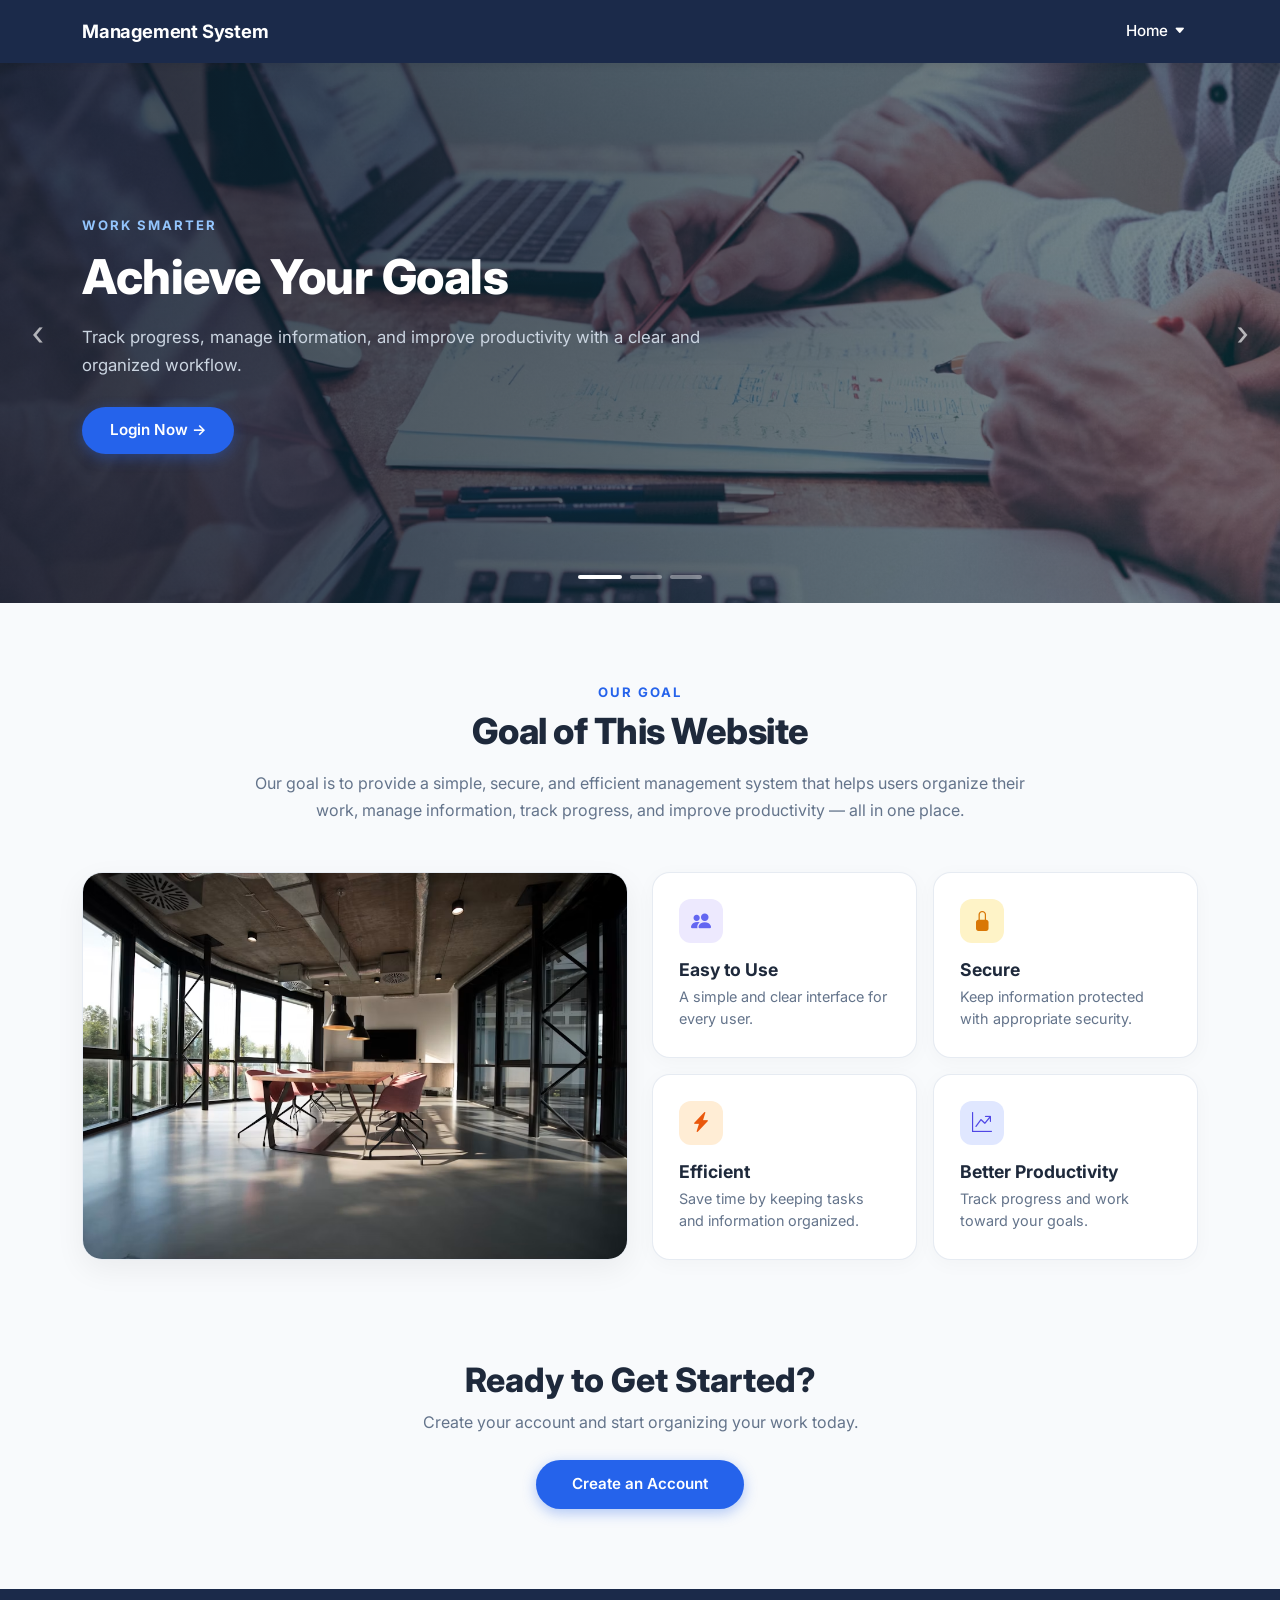
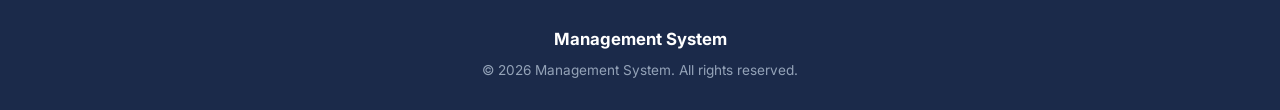
<file: index.html>
<!DOCTYPE html>
<html lang="en">
<head>
  <meta charset="UTF-8">
  <meta name="viewport" content="width=device-width, initial-scale=1.0">
  <meta name="description" content="Management System - Simplify your work, stay organized, and achieve more with our easy-to-use platform.">
  <title>Management System - Home</title>
  
  <!-- Bootstrap 5 CSS CDN -->
  <link href="https://cdn.jsdelivr.net/npm/bootstrap@5.3.3/dist/css/bootstrap.min.css" rel="stylesheet">
  <!-- Bootstrap Icons CDN -->
  <link href="https://cdn.jsdelivr.net/npm/bootstrap-icons@1.11.3/font/bootstrap-icons.min.css" rel="stylesheet">
  
  <!-- Custom Styles -->
  <link rel="stylesheet" href="style.css">
</head>
<body>

  <!-- GLOBAL NAVIGATION BAR -->
  <header class="navbar-custom">
    <div class="container d-flex justify-content-between align-items-center">
      <a href="index.html" class="navbar-brand">Management System</a>

      <div class="nav-dropdown-wrapper">
        <button type="button" class="nav-dropdown-btn" id="navDropdownBtn" aria-expanded="false" aria-haspopup="true">
          Home <i class="bi bi-caret-down-fill" style="font-size: 0.72rem;"></i>
        </button>
        <div class="nav-dropdown-menu" id="navDropdownMenu">
          <a class="nav-dropdown-item" href="login.html">Login</a>
          <a class="nav-dropdown-item" href="#">Sign Up</a>
          <a class="nav-dropdown-item" href="#">Help</a>
        </div>
      </div>
    </div>
  </header>

  <!-- HERO CAROUSEL SECTION -->
  <section class="hero-carousel-section" aria-label="Hero Carousel">
    <!-- Slide 1 -->
    <div class="hero-slide active" style="background-image: url('photo-1454165804606-c3d57bc86b40.avif');">
      <div class="hero-overlay"></div>
      <div class="container">
        <div class="hero-content">
          <span class="hero-tag">WORK SMARTER</span>
          <h1 class="hero-title">Achieve Your Goals</h1>
          <p class="hero-desc">Track progress, manage information, and improve productivity with a clear and organized workflow.</p>
          <a href="login.html" class="btn-hero">Login Now &rarr;</a>
        </div>
      </div>
    </div>

    <!-- Slide 2 -->
    <div class="hero-slide" style="background-image: url('photo-1521737711867-e3b97375f902.avif');">
      <div class="hero-overlay"></div>
      <div class="container">
        <div class="hero-content">
          <span class="hero-tag">WORK TOGETHER</span>
          <h2 class="hero-title">Better Team Collaboration</h2>
          <p class="hero-desc">Keep your team connected, organize responsibilities, and manage tasks in one convenient place.</p>
          <a href="#" class="btn-hero">Join Us &rarr;</a>
        </div>
      </div>
    </div>

    <!-- Slide 3 -->
    <div class="hero-slide" style="background-image: url('photo-1497366754035-f200968a6e72.avif');">
      <div class="hero-overlay"></div>
      <div class="container">
        <div class="hero-content">
          <span class="hero-tag">WELCOME TO OUR PLATFORM</span>
          <h2 class="hero-title">Management Made Simple</h2>
          <p class="hero-desc">Simplify your work, stay organized, and achieve more with our easy-to-use management system.</p>
          <a href="#" class="btn-hero">Get Started &rarr;</a>
        </div>
      </div>
    </div>

    <!-- Carousel Controls -->
    <button class="carousel-nav-btn carousel-prev" aria-label="Previous Slide">&lsaquo;</button>
    <button class="carousel-nav-btn carousel-next" aria-label="Next Slide">&rsaquo;</button>

    <!-- Carousel Indicators -->
    <div class="carousel-indicators-bar">
      <span class="indicator-dot active" data-slide-to="0"></span>
      <span class="indicator-dot" data-slide-to="1"></span>
      <span class="indicator-dot" data-slide-to="2"></span>
    </div>
  </section>

  <!-- OUR GOAL SECTION -->
  <section class="our-goal-section">
    <div class="container">
      <div class="text-center mb-5">
        <div class="section-tag">OUR GOAL</div>
        <h2 class="section-title">Goal of This Website</h2>
        <p class="section-desc">
          Our goal is to provide a simple, secure, and efficient management system that helps users organize their work, manage information, track progress, and improve productivity &mdash; all in one place.
        </p>
      </div>

      <div class="row g-4 align-items-stretch">
        <!-- Left Column: Image -->
        <div class="col-lg-6">
          <div class="goal-image-card">
            <img src="photo-1497366811353-6870744d04b2.avif" alt="Modern meeting room" loading="lazy">
          </div>
        </div>

        <!-- Right Column: 2x2 Feature Cards -->
        <div class="col-lg-6">
          <div class="row g-3 h-100">
            <!-- Feature 1 -->
            <div class="col-sm-6">
              <div class="feature-card">
                <div class="feature-icon-box feature-icon-purple">
                  <i class="bi bi-people-fill"></i>
                </div>
                <h3 class="feature-title">Easy to Use</h3>
                <p class="feature-desc">A simple and clear interface for every user.</p>
              </div>
            </div>

            <!-- Feature 2 -->
            <div class="col-sm-6">
              <div class="feature-card">
                <div class="feature-icon-box feature-icon-amber">
                  <i class="bi bi-lock-fill"></i>
                </div>
                <h3 class="feature-title">Secure</h3>
                <p class="feature-desc">Keep information protected with appropriate security.</p>
              </div>
            </div>

            <!-- Feature 3 -->
            <div class="col-sm-6">
              <div class="feature-card">
                <div class="feature-icon-box feature-icon-orange">
                  <i class="bi bi-lightning-charge-fill"></i>
                </div>
                <h3 class="feature-title">Efficient</h3>
                <p class="feature-desc">Save time by keeping tasks and information organized.</p>
              </div>
            </div>

            <!-- Feature 4 -->
            <div class="col-sm-6">
              <div class="feature-card">
                <div class="feature-icon-box feature-icon-blue">
                  <i class="bi bi-graph-up-arrow"></i>
                </div>
                <h3 class="feature-title">Better Productivity</h3>
                <p class="feature-desc">Track progress and work toward your goals.</p>
              </div>
            </div>
          </div>
        </div>
      </div>
    </div>
  </section>

  <!-- CTA SECTION -->
  <section class="cta-section">
    <div class="container">
      <h2 class="cta-title">Ready to Get Started?</h2>
      <p class="cta-desc">Create your account and start organizing your work today.</p>
      <a href="login.html" class="btn-cta">Create an Account</a>
    </div>
  </section>

  <!-- FOOTER -->
  <footer class="footer-custom">
    <div class="container">
      <div class="footer-brand">Management System</div>
      <p class="footer-copy">&copy; 2026 Management System. All rights reserved.</p>
    </div>
  </footer>

  <!-- Bootstrap 5 JS Bundle CDN -->
  <script src="https://cdn.jsdelivr.net/npm/bootstrap@5.3.3/dist/js/bootstrap.bundle.min.js"></script>
  <!-- Custom Logic Script -->
  <script src="script.js"></script>
</body>
</html>
</file>
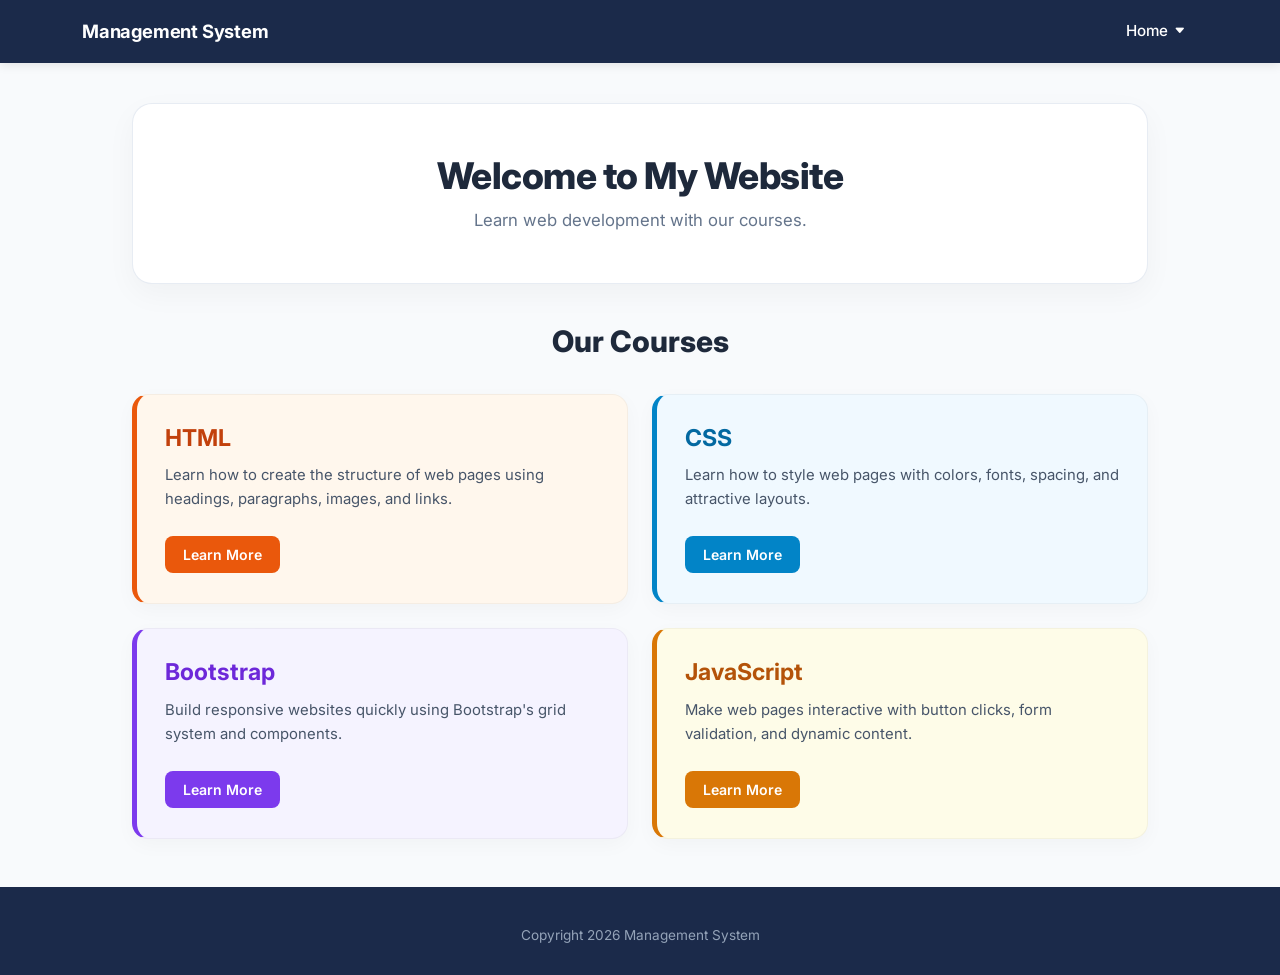
<file: courses.html>
<!DOCTYPE html>
<html lang="en">
<head>
  <meta charset="UTF-8">
  <meta name="viewport" content="width=device-width, initial-scale=1.0">
  <meta name="description" content="Explore courses in HTML, CSS, Bootstrap, and JavaScript on our Management System platform.">
  <title>Courses - Management System</title>
  
  <!-- Bootstrap 5 CSS CDN -->
  <link href="https://cdn.jsdelivr.net/npm/bootstrap@5.3.3/dist/css/bootstrap.min.css" rel="stylesheet">
  <!-- Bootstrap Icons CDN -->
  <link href="https://cdn.jsdelivr.net/npm/bootstrap-icons@1.11.3/font/bootstrap-icons.min.css" rel="stylesheet">
  
  <!-- Custom Styles -->
  <link rel="stylesheet" href="style.css">
</head>
<body>

  <!-- GLOBAL NAVIGATION BAR -->
  <header class="navbar-custom">
    <div class="container d-flex justify-content-between align-items-center">
      <a href="index.html" class="navbar-brand">Management System</a>

      <div class="nav-dropdown-wrapper">
        <button type="button" class="nav-dropdown-btn" id="navDropdownBtn" aria-expanded="false" aria-haspopup="true">
          Home <i class="bi bi-caret-down-fill" style="font-size: 0.72rem;"></i>
        </button>
        <div class="nav-dropdown-menu" id="navDropdownMenu">
          <a class="nav-dropdown-item" href="login.html">Login</a>
          <a class="nav-dropdown-item" href="#">Sign Up</a>
          <a class="nav-dropdown-item" href="#">Help</a>
        </div>
      </div>
    </div>
  </header>

  <main class="container" style="max-width: 1040px;">
    <!-- HERO BANNER CARD -->
    <section class="courses-hero-card">
      <h1 class="courses-hero-title">Welcome to My Website</h1>
      <p class="courses-hero-subtitle">Learn web development with our courses.</p>
    </section>

    <!-- OUR COURSES SECTION -->
    <section class="courses-section mb-5" aria-labelledby="coursesHeading">
      <h2 id="coursesHeading" class="courses-section-title">Our Courses</h2>

      <div class="row g-4">
        <!-- 1. HTML Card -->
        <div class="col-md-6">
          <div class="course-card course-card-html">
            <h3 class="course-card-title">HTML</h3>
            <p class="course-card-desc">
              Learn how to create the structure of web pages using headings, paragraphs, images, and links.
            </p>
            <button type="button" class="btn btn-learn-more" data-course="HTML">
              Learn More
            </button>
          </div>
        </div>

        <!-- 2. CSS Card -->
        <div class="col-md-6">
          <div class="course-card course-card-css">
            <h3 class="course-card-title">CSS</h3>
            <p class="course-card-desc">
              Learn how to style web pages with colors, fonts, spacing, and attractive layouts.
            </p>
            <button type="button" class="btn btn-learn-more" data-course="CSS">
              Learn More
            </button>
          </div>
        </div>

        <!-- 3. Bootstrap Card -->
        <div class="col-md-6">
          <div class="course-card course-card-bootstrap">
            <h3 class="course-card-title">Bootstrap</h3>
            <p class="course-card-desc">
              Build responsive websites quickly using Bootstrap's grid system and components.
            </p>
            <button type="button" class="btn btn-learn-more" data-course="Bootstrap">
              Learn More
            </button>
          </div>
        </div>

        <!-- 4. JavaScript Card -->
        <div class="col-md-6">
          <div class="course-card course-card-javascript">
            <h3 class="course-card-title">JavaScript</h3>
            <p class="course-card-desc">
              Make web pages interactive with button clicks, form validation, and dynamic content.
            </p>
            <button type="button" class="btn btn-learn-more" data-course="JavaScript">
              Learn More
            </button>
          </div>
        </div>
      </div>
    </section>
  </main>

  <!-- INTERACTIVE COURSE DETAILS MODAL -->
  <div class="modal fade" id="courseModal" tabindex="-1" aria-labelledby="modalCourseLabel" aria-hidden="true">
    <div class="modal-dialog modal-dialog-centered">
      <div class="modal-content modal-content-custom">
        <div class="modal-header modal-header-custom">
          <h5 class="modal-title fw-bold" id="modalCourseLabel">Course Details</h5>
          <button type="button" class="btn-close" data-bs-dismiss="modal" aria-label="Close"></button>
        </div>
        <div class="modal-body modal-body-custom">
          <h4 id="modalCourseTitle" class="fw-bold mb-3 text-dark">HTML</h4>
          <p id="modalCourseDesc" class="text-secondary mb-0" style="line-height: 1.65; font-size: 0.95rem;">
            HTML stands for HyperText Markup Language. It creates the structure of a web page using headings, paragraphs, images, and links.
          </p>
        </div>
        <div class="modal-footer modal-footer-custom justify-content-end">
          <button type="button" class="btn btn-secondary px-3 py-1" data-bs-dismiss="modal" style="border-radius: 8px; font-weight: 500;">
            Close
          </button>
        </div>
      </div>
    </div>
  </div>

  <!-- FOOTER -->
  <footer class="footer-custom">
    <div class="container">
      <p class="footer-copy">Copyright 2026 Management System</p>
    </div>
  </footer>

  <!-- Bootstrap 5 JS Bundle CDN -->
  <script src="https://cdn.jsdelivr.net/npm/bootstrap@5.3.3/dist/js/bootstrap.bundle.min.js"></script>
  <!-- Custom Logic Script -->
  <script src="script.js"></script>
</body>
</html>
</file>
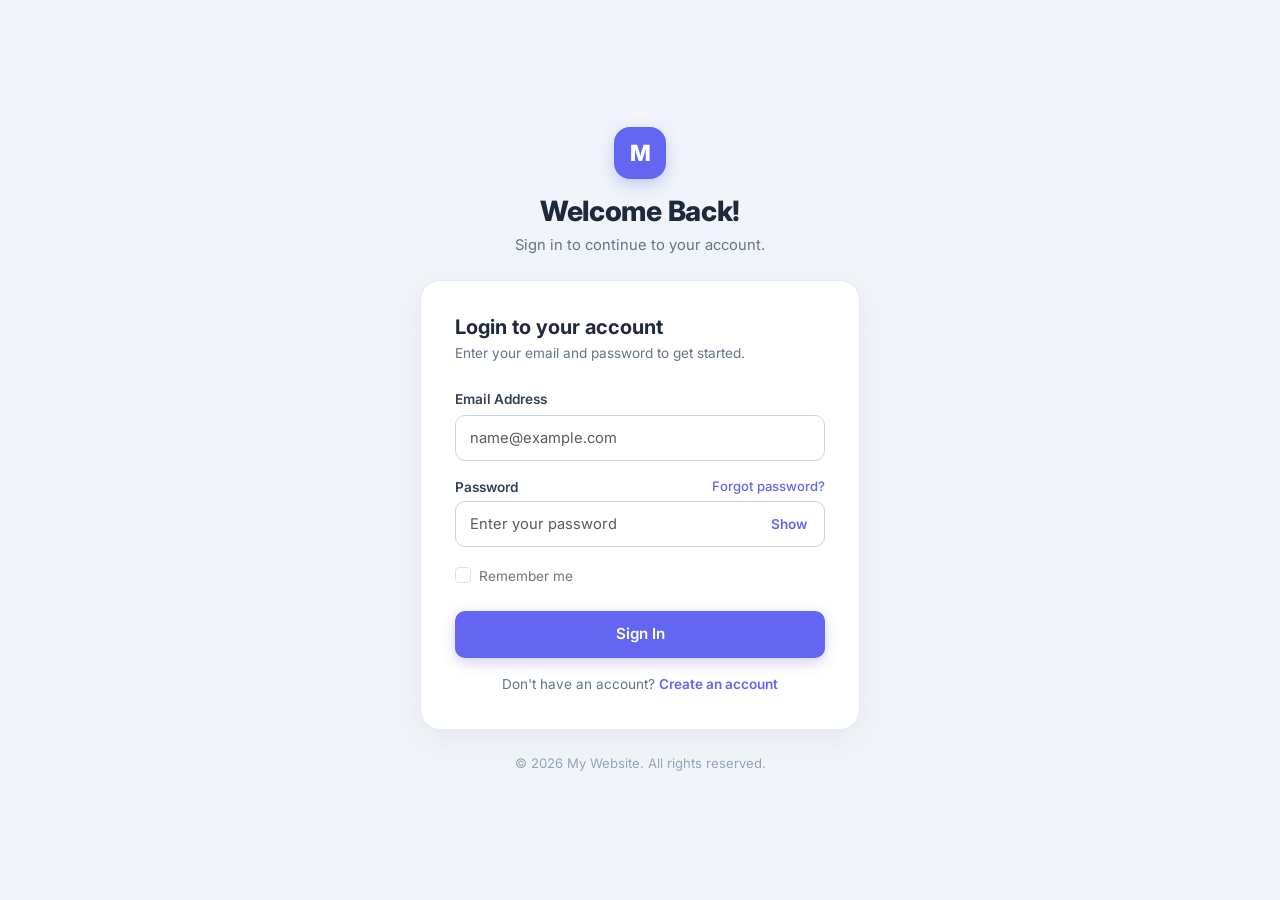
<file: login.html>
<!DOCTYPE html>
<html lang="en">
<head>
  <meta charset="UTF-8">
  <meta name="viewport" content="width=device-width, initial-scale=1.0">
  <meta name="description" content="Sign in to your Management System account to access courses and resources.">
  <title>Login - Management System</title>
  
  <!-- Bootstrap 5 CSS CDN -->
  <link href="https://cdn.jsdelivr.net/npm/bootstrap@5.3.3/dist/css/bootstrap.min.css" rel="stylesheet">
  <!-- Bootstrap Icons CDN -->
  <link href="https://cdn.jsdelivr.net/npm/bootstrap-icons@1.11.3/font/bootstrap-icons.min.css" rel="stylesheet">
  
  <!-- Custom Styles -->
  <link rel="stylesheet" href="style.css">
</head>
<body class="login-page-body">

  <div class="login-container">
    <!-- Top Purple Badge with letter "M" -->
    <div class="login-brand-badge">M</div>
    <h1 class="login-heading">Welcome Back!</h1>
    <p class="login-subheading">Sign in to continue to your account.</p>

    <!-- Login Card -->
    <div class="login-card">
      <h2 class="login-card-title">Login to your account</h2>
      <p class="login-card-subtitle">Enter your email and password to get started.</p>

      <form id="loginForm">
        <!-- Email Input -->
        <div class="mb-3">
          <label for="emailInput" class="form-label form-label-custom">Email Address</label>
          <input 
            type="email" 
            class="form-control form-control-custom" 
            id="emailInput" 
            placeholder="name@example.com" 
            required
          >
        </div>

        <!-- Password Input -->
        <div class="mb-3">
          <div class="d-flex justify-content-between align-items-center mb-1">
            <label for="passwordInput" class="form-label form-label-custom mb-0">Password</label>
            <a href="#" class="forgot-link">Forgot password?</a>
          </div>
          <div class="password-input-wrapper">
            <input 
              type="password" 
              class="form-control form-control-custom pe-5" 
              id="passwordInput" 
              placeholder="Enter your password" 
              required
            >
            <button type="button" class="password-toggle-btn" id="togglePassword">Show</button>
          </div>
        </div>

        <!-- Remember Me Checkbox -->
        <div class="form-check mb-4">
          <input class="form-check-input" type="checkbox" id="rememberMe">
          <label class="form-check-label text-secondary" for="rememberMe" style="font-size: 0.85rem;">
            Remember me
          </label>
        </div>

        <!-- Submit Button -->
        <button type="submit" class="btn btn-signin mb-3" id="signInBtn">
          Sign In
        </button>

        <!-- Create Account Link -->
        <div class="text-center" style="font-size: 0.85rem; color: #64748b;">
          Don't have an account? <a href="#" style="color: var(--accent-purple); font-weight: 600; text-decoration: none;">Create an account</a>
        </div>
      </form>
    </div>

    <!-- Login Page Footer -->
    <div class="login-footer-text">
      &copy; 2026 My Website. All rights reserved.
    </div>
  </div>

  <!-- Bootstrap 5 JS Bundle CDN -->
  <script src="https://cdn.jsdelivr.net/npm/bootstrap@5.3.3/dist/js/bootstrap.bundle.min.js"></script>
  <!-- Custom Logic Script -->
  <script src="script.js"></script>
</body>
</html>
</file>
<file: style.css>
/* Google Fonts */
@import url('https://fonts.googleapis.com/css2?family=Inter:wght@300;400;500;600;700;800&display=swap');

:root {
  --primary-navy: #1b2a4a;
  --primary-navy-dark: #142038;
  --accent-blue: #2563eb;
  --accent-blue-hover: #1d4ed8;
  --accent-purple: #6366f1;
  --accent-purple-hover: #4f46e5;
  --text-dark: #1e293b;
  --text-muted: #64748b;
  --text-light: #94a3b8;
  --bg-soft: #f8fafc;
  --bg-light-blue: #f1f5f9;
  --font-family: 'Inter', -apple-system, BlinkMacSystemFont, 'Segoe UI', Roboto, Helvetica, Arial, sans-serif;
  --transition-smooth: all 0.25s ease-in-out;
}

* {
  box-sizing: border-box;
  margin: 0;
  padding: 0;
}

body {
  font-family: var(--font-family);
  color: var(--text-dark);
  background-color: var(--bg-soft);
  line-height: 1.5;
  -webkit-font-smoothing: antialiased;
  -moz-osx-font-smoothing: grayscale;
}

/* =========================================
   NAVIGATION BAR
   ========================================= */
.navbar-custom {
  background-color: var(--primary-navy);
  padding: 14px 0;
  position: relative;
  z-index: 1000;
  box-shadow: 0 2px 10px rgba(0, 0, 0, 0.1);
}

.navbar-custom .navbar-brand {
  color: #ffffff;
  font-weight: 700;
  font-size: 1.15rem;
  letter-spacing: -0.2px;
  text-decoration: none;
  display: inline-flex;
  align-items: center;
}

.navbar-custom .navbar-brand:hover {
  color: #e2e8f0;
}

/* Nav Dropdown */
.nav-dropdown-wrapper {
  position: relative;
}

.nav-dropdown-btn {
  background: transparent;
  border: none;
  color: #ffffff;
  font-size: 0.95rem;
  font-weight: 500;
  cursor: pointer;
  padding: 6px 12px;
  border-radius: 6px;
  display: inline-flex;
  align-items: center;
  gap: 6px;
  transition: var(--transition-smooth);
}

.nav-dropdown-btn:hover,
.nav-dropdown-btn[aria-expanded="true"] {
  color: #93c5fd;
  background-color: rgba(255, 255, 255, 0.08);
}

.nav-dropdown-menu {
  position: absolute;
  top: calc(100% + 8px);
  right: 0;
  background: #ffffff;
  min-width: 140px;
  border-radius: 8px;
  box-shadow: 0 10px 25px rgba(0, 0, 0, 0.12);
  border: 1px solid rgba(0, 0, 0, 0.08);
  padding: 6px 0;
  display: none;
  z-index: 1100;
  animation: fadeInDown 0.2s ease-out forwards;
}

.nav-dropdown-menu.show {
  display: block;
}

.nav-dropdown-item {
  display: block;
  padding: 8px 18px;
  color: #334155;
  font-size: 0.9rem;
  font-weight: 500;
  text-decoration: none;
  transition: var(--transition-smooth);
}

.nav-dropdown-item:hover {
  background-color: var(--accent-blue);
  color: #ffffff;
}

@keyframes fadeInDown {
  from {
    opacity: 0;
    transform: translateY(-8px);
  }
  to {
    opacity: 1;
    transform: translateY(0);
  }
}

/* =========================================
   HERO CAROUSEL SECTION
   ========================================= */
.hero-carousel-section {
  position: relative;
  width: 100%;
  height: 540px;
  overflow: hidden;
  background-color: #0f172a;
}

.hero-slide {
  position: absolute;
  inset: 0;
  width: 100%;
  height: 100%;
  background-size: cover;
  background-position: center;
  opacity: 0;
  visibility: hidden;
  transition: opacity 0.7s ease-in-out, visibility 0.7s ease-in-out;
  display: flex;
  align-items: center;
}

.hero-slide.active {
  opacity: 1;
  visibility: visible;
  z-index: 2;
}

.hero-overlay {
  position: absolute;
  inset: 0;
  background: linear-gradient(
    90deg,
    rgba(15, 23, 42, 0.78) 0%,
    rgba(15, 23, 42, 0.65) 50%,
    rgba(15, 23, 42, 0.45) 100%
  );
  z-index: 1;
}

.hero-content {
  position: relative;
  z-index: 2;
  max-width: 620px;
  color: #ffffff;
  padding: 20px 0;
}

.hero-tag {
  font-size: 0.82rem;
  font-weight: 700;
  letter-spacing: 2px;
  text-transform: uppercase;
  color: #93c5fd;
  margin-bottom: 14px;
  display: inline-block;
}

.hero-title {
  font-size: 3rem;
  font-weight: 800;
  line-height: 1.18;
  color: #ffffff;
  margin-bottom: 18px;
  letter-spacing: -0.5px;
}

.hero-desc {
  font-size: 1.05rem;
  color: #cbd5e1;
  line-height: 1.65;
  margin-bottom: 28px;
}

.btn-hero {
  display: inline-flex;
  align-items: center;
  gap: 8px;
  background-color: var(--accent-blue);
  color: #ffffff;
  font-weight: 600;
  font-size: 0.95rem;
  padding: 12px 28px;
  border-radius: 50px;
  text-decoration: none;
  border: none;
  box-shadow: 0 4px 14px rgba(37, 99, 235, 0.35);
  transition: var(--transition-smooth);
}

.btn-hero:hover {
  background-color: var(--accent-blue-hover);
  color: #ffffff;
  transform: translateY(-2px);
  box-shadow: 0 6px 18px rgba(37, 99, 235, 0.45);
}

/* Carousel Arrow Controls */
.carousel-nav-btn {
  position: absolute;
  top: 50%;
  transform: translateY(-50%);
  z-index: 10;
  background: transparent;
  border: none;
  color: rgba(255, 255, 255, 0.65);
  font-size: 2.2rem;
  line-height: 1;
  padding: 12px;
  cursor: pointer;
  transition: var(--transition-smooth);
  user-select: none;
}

.carousel-nav-btn:hover {
  color: #ffffff;
  transform: translateY(-50%) scale(1.15);
}

.carousel-prev {
  left: 20px;
}

.carousel-next {
  right: 20px;
}

/* Carousel Indicators */
.carousel-indicators-bar {
  position: absolute;
  bottom: 24px;
  left: 50%;
  transform: translateX(-50%);
  z-index: 10;
  display: flex;
  gap: 8px;
}

.indicator-dot {
  width: 32px;
  height: 4px;
  background-color: rgba(255, 255, 255, 0.4);
  border-radius: 2px;
  cursor: pointer;
  transition: var(--transition-smooth);
}

.indicator-dot.active {
  background-color: #ffffff;
  width: 44px;
}

/* =========================================
   OUR GOAL SECTION
   ========================================= */
.our-goal-section {
  padding: 80px 0 60px 0;
  background-color: var(--bg-soft);
}

.section-tag {
  font-size: 0.82rem;
  font-weight: 700;
  letter-spacing: 2px;
  text-transform: uppercase;
  color: var(--accent-blue);
  margin-bottom: 8px;
}

.section-title {
  font-size: 2.25rem;
  font-weight: 800;
  color: var(--text-dark);
  margin-bottom: 16px;
  letter-spacing: -0.5px;
}

.section-desc {
  font-size: 1rem;
  color: var(--text-muted);
  max-width: 780px;
  margin: 0 auto;
  line-height: 1.7;
}

.goal-image-card {
  height: 100%;
  min-height: 340px;
  border-radius: 20px;
  overflow: hidden;
  box-shadow: 0 10px 30px rgba(0, 0, 0, 0.06);
  border: 1px solid rgba(226, 232, 240, 0.8);
}

.goal-image-card img {
  width: 100%;
  height: 100%;
  min-height: 340px;
  object-fit: cover;
  display: block;
}

/* 2x2 Feature Cards */
.feature-card {
  background: #ffffff;
  border-radius: 18px;
  padding: 26px;
  border: 1px solid rgba(226, 232, 240, 0.85);
  box-shadow: 0 4px 20px rgba(0, 0, 0, 0.03);
  transition: var(--transition-smooth);
  height: 100%;
}

.feature-card:hover {
  transform: translateY(-3px);
  box-shadow: 0 10px 25px rgba(0, 0, 0, 0.06);
}

.feature-icon-box {
  width: 44px;
  height: 44px;
  border-radius: 12px;
  display: flex;
  align-items: center;
  justify-content: center;
  font-size: 1.25rem;
  margin-bottom: 16px;
}

.feature-icon-purple {
  background-color: #ede9fe;
  color: #6366f1;
}

.feature-icon-amber {
  background-color: #fef3c7;
  color: #d97706;
}

.feature-icon-orange {
  background-color: #ffedd5;
  color: #ea580c;
}

.feature-icon-blue {
  background-color: #e0e7ff;
  color: #4f46e5;
}

.feature-title {
  font-size: 1.1rem;
  font-weight: 700;
  color: var(--text-dark);
  margin-bottom: 6px;
}

.feature-desc {
  font-size: 0.9rem;
  color: var(--text-muted);
  line-height: 1.55;
  margin-bottom: 0;
}

/* =========================================
   CTA SECTION
   ========================================= */
.cta-section {
  padding: 40px 0 80px 0;
  text-align: center;
  background-color: var(--bg-soft);
}

.cta-title {
  font-size: 2.1rem;
  font-weight: 800;
  color: var(--text-dark);
  margin-bottom: 10px;
}

.cta-desc {
  font-size: 1rem;
  color: var(--text-muted);
  margin-bottom: 26px;
}

.btn-cta {
  background-color: var(--accent-blue);
  color: #ffffff;
  font-weight: 600;
  font-size: 0.95rem;
  padding: 13px 36px;
  border-radius: 50px;
  text-decoration: none;
  border: none;
  box-shadow: 0 4px 14px rgba(37, 99, 235, 0.35);
  display: inline-block;
  transition: var(--transition-smooth);
}

.btn-cta:hover {
  background-color: var(--accent-blue-hover);
  color: #ffffff;
  transform: translateY(-2px);
  box-shadow: 0 6px 18px rgba(37, 99, 235, 0.45);
}

/* =========================================
   FOOTER
   ========================================= */
.footer-custom {
  background-color: var(--primary-navy);
  color: #ffffff;
  text-align: center;
  padding: 38px 0 30px 0;
}

.footer-brand {
  font-size: 1.05rem;
  font-weight: 700;
  color: #ffffff;
  margin-bottom: 8px;
}

.footer-copy {
  font-size: 0.85rem;
  color: var(--text-light);
  margin: 0;
}

/* =========================================
   LOGIN PAGE
   ========================================= */
.login-page-body {
  min-height: 100vh;
  display: flex;
  align-items: center;
  justify-content: center;
  background-color: #f1f5f9;
  padding: 40px 15px;
}

.login-container {
  width: 100%;
  max-width: 440px;
}

.login-brand-badge {
  width: 52px;
  height: 52px;
  background-color: var(--accent-purple);
  border-radius: 16px;
  display: flex;
  align-items: center;
  justify-content: center;
  color: #ffffff;
  font-weight: 800;
  font-size: 1.4rem;
  margin: 0 auto 16px auto;
  box-shadow: 0 6px 16px rgba(99, 102, 241, 0.3);
}

.login-heading {
  font-size: 1.75rem;
  font-weight: 800;
  color: var(--text-dark);
  text-align: center;
  margin-bottom: 6px;
  letter-spacing: -0.3px;
}

.login-subheading {
  font-size: 0.92rem;
  color: var(--text-muted);
  text-align: center;
  margin-bottom: 24px;
}

.login-card {
  background: #ffffff;
  border-radius: 20px;
  padding: 34px 34px;
  box-shadow: 0 10px 30px rgba(0, 0, 0, 0.05);
  border: 1px solid rgba(226, 232, 240, 0.85);
}

.login-card-title {
  font-size: 1.25rem;
  font-weight: 700;
  color: var(--text-dark);
  margin-bottom: 4px;
}

.login-card-subtitle {
  font-size: 0.85rem;
  color: var(--text-muted);
  margin-bottom: 22px;
}

.form-label-custom {
  font-size: 0.85rem;
  font-weight: 600;
  color: #334155;
  margin-bottom: 6px;
}

.form-control-custom {
  height: 46px;
  border-radius: 10px;
  border: 1px solid #cbd5e1;
  padding: 10px 14px;
  font-size: 0.92rem;
  color: var(--text-dark);
  transition: var(--transition-smooth);
}

.form-control-custom:focus {
  border-color: var(--accent-purple);
  box-shadow: 0 0 0 3px rgba(99, 102, 241, 0.15);
  outline: none;
}

.password-input-wrapper {
  position: relative;
}

.password-toggle-btn {
  position: absolute;
  right: 12px;
  top: 50%;
  transform: translateY(-50%);
  background: transparent;
  border: none;
  color: var(--accent-purple);
  font-weight: 600;
  font-size: 0.85rem;
  cursor: pointer;
  padding: 4px 6px;
}

.password-toggle-btn:hover {
  color: var(--accent-purple-hover);
}

.forgot-link {
  font-size: 0.82rem;
  color: var(--accent-purple);
  font-weight: 500;
  text-decoration: none;
}

.forgot-link:hover {
  text-decoration: underline;
}

.btn-signin {
  background-color: var(--accent-purple);
  color: #ffffff;
  border-radius: 10px;
  padding: 12px;
  font-weight: 600;
  font-size: 0.95rem;
  border: none;
  width: 100%;
  box-shadow: 0 4px 14px rgba(99, 102, 241, 0.3);
  transition: var(--transition-smooth);
}

.btn-signin:hover {
  background-color: var(--accent-purple-hover);
  color: #ffffff;
  transform: translateY(-1px);
  box-shadow: 0 6px 18px rgba(99, 102, 241, 0.4);
}

.login-footer-text {
  font-size: 0.82rem;
  color: var(--text-light);
  text-align: center;
  margin-top: 24px;
}

/* =========================================
   COURSES PAGE
   ========================================= */
.courses-hero-card {
  background: #ffffff;
  border-radius: 20px;
  padding: 50px 30px;
  text-align: center;
  box-shadow: 0 10px 30px rgba(0, 0, 0, 0.04);
  border: 1px solid rgba(226, 232, 240, 0.8);
  margin-top: 40px;
  margin-bottom: 40px;
}

.courses-hero-title {
  font-size: 2.3rem;
  font-weight: 800;
  color: var(--text-dark);
  margin-bottom: 10px;
  letter-spacing: -0.5px;
}

.courses-hero-subtitle {
  font-size: 1.05rem;
  color: var(--text-muted);
  margin: 0;
}

.courses-section-title {
  font-size: 1.85rem;
  font-weight: 800;
  color: var(--text-dark);
  text-align: center;
  margin-bottom: 34px;
}

/* Course Cards */
.course-card {
  border-radius: 16px;
  padding: 30px 28px;
  height: 100%;
  display: flex;
  flex-direction: column;
  justify-content: space-between;
  box-shadow: 0 6px 20px rgba(0, 0, 0, 0.03);
  border: 1px solid rgba(0, 0, 0, 0.04);
  transition: var(--transition-smooth);
}

.course-card:hover {
  transform: translateY(-4px);
  box-shadow: 0 12px 28px rgba(0, 0, 0, 0.07);
}

/* HTML Card (Orange) */
.course-card-html {
  background-color: #fff7ed;
  border-left: 5px solid #ea580c;
}
.course-card-html .course-card-title {
  color: #c2410c;
}
.course-card-html .btn-learn-more {
  background-color: #ea580c;
}
.course-card-html .btn-learn-more:hover {
  background-color: #c2410c;
}

/* CSS Card (Blue) */
.course-card-css {
  background-color: #f0f9ff;
  border-left: 5px solid #0284c7;
}
.course-card-css .course-card-title {
  color: #0369a1;
}
.course-card-css .btn-learn-more {
  background-color: #0284c7;
}
.course-card-css .btn-learn-more:hover {
  background-color: #0369a1;
}

/* Bootstrap Card (Purple) */
.course-card-bootstrap {
  background-color: #f5f3ff;
  border-left: 5px solid #7c3aed;
}
.course-card-bootstrap .course-card-title {
  color: #6d28d9;
}
.course-card-bootstrap .btn-learn-more {
  background-color: #7c3aed;
}
.course-card-bootstrap .btn-learn-more:hover {
  background-color: #6d28d9;
}

/* JavaScript Card (Yellow / Amber) */
.course-card-javascript {
  background-color: #fefce8;
  border-left: 5px solid #d97706;
}
.course-card-javascript .course-card-title {
  color: #b45309;
}
.course-card-javascript .btn-learn-more {
  background-color: #d97706;
}
.course-card-javascript .btn-learn-more:hover {
  background-color: #b45309;
}

.course-card-title {
  font-size: 1.45rem;
  font-weight: 700;
  margin-bottom: 12px;
}

.course-card-desc {
  font-size: 0.93rem;
  color: #475569;
  line-height: 1.6;
  margin-bottom: 24px;
  flex-grow: 1;
}

.btn-learn-more {
  color: #ffffff;
  font-size: 0.88rem;
  font-weight: 600;
  padding: 8px 18px;
  border-radius: 8px;
  border: none;
  align-self: flex-start;
  transition: var(--transition-smooth);
  cursor: pointer;
}

/* Course Modal */
.modal-content-custom {
  border-radius: 16px;
  border: none;
  box-shadow: 0 20px 40px rgba(0, 0, 0, 0.16);
  overflow: hidden;
}

.modal-header-custom {
  border-bottom: 1px solid #f1f5f9;
  padding: 16px 22px;
}

.modal-body-custom {
  padding: 24px 22px;
}

.modal-footer-custom {
  border-top: 1px solid #f1f5f9;
  padding: 14px 22px;
}

/* =========================================
   RESPONSIVENESS
   ========================================= */
@media (max-width: 991.98px) {
  .hero-title {
    font-size: 2.4rem;
  }
  .section-title {
    font-size: 2rem;
  }
}

@media (max-width: 767.98px) {
  .hero-carousel-section {
    height: 480px;
  }
  .hero-title {
    font-size: 2rem;
  }
  .hero-desc {
    font-size: 0.95rem;
  }
  .carousel-prev {
    left: 10px;
  }
  .carousel-next {
    right: 10px;
  }
  .courses-hero-title {
    font-size: 1.8rem;
  }
}
</file>
